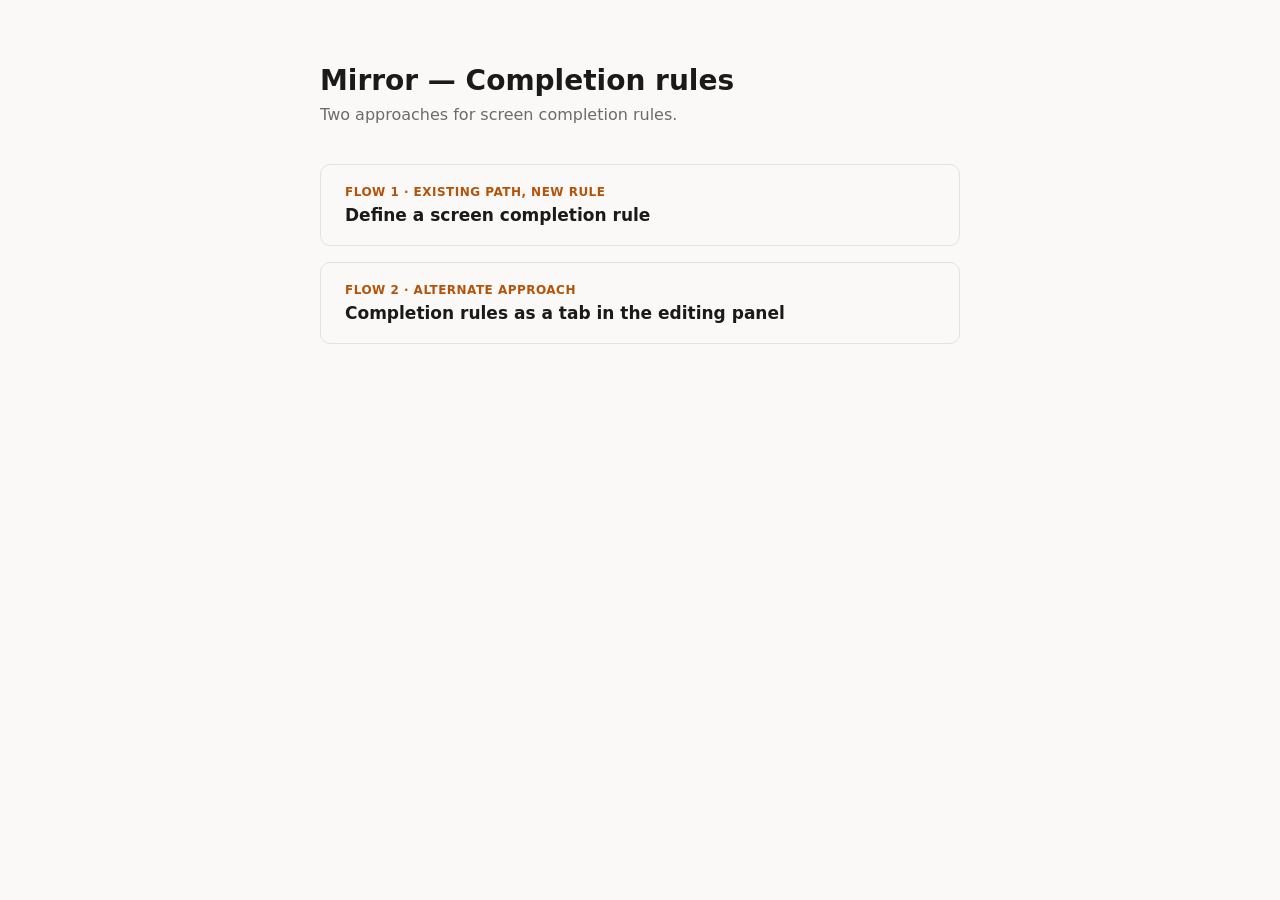
<file: index.html>
<!doctype html>
<html>
<head>
<meta charset="utf-8">
<meta name="viewport" content="width=device-width, initial-scale=1">
<title>Mirror — Completion rules</title>
<style>
  body { margin: 0; font-family: system-ui, -apple-system, sans-serif; background: #faf9f7; color: #1a1a1a; }
  .wrap { max-width: 640px; margin: 0 auto; padding: 64px 24px; }
  h1 { font-size: 28px; margin: 0 0 8px; }
  p.sub { color: #6b6b6b; margin: 0 0 40px; }
  a.card { display: block; padding: 20px 24px; margin-bottom: 16px; border: 1px solid #e5e2dd; border-radius: 10px; text-decoration: none; color: inherit; transition: border-color .15s ease; }
  a.card:hover { border-color: #b45309; }
  .label { font-size: 12px; font-weight: 600; letter-spacing: .04em; text-transform: uppercase; color: #b45309; margin-bottom: 6px; }
  .title { font-size: 17px; font-weight: 600; }
</style>
</head>
<body>
<div class="wrap">
  <h1>Mirror — Completion rules</h1>
  <p class="sub">Two approaches for screen completion rules.</p>
  <a class="card" href="Flow%201%20-%20Completion%20rule.dc.html">
    <div class="label">Flow 1 · Existing path, new rule</div>
    <div class="title">Define a screen completion rule</div>
  </a>
  <a class="card" href="Flow%202%20-%20Completion%20rules%20tab.dc.html">
    <div class="label">Flow 2 · Alternate approach</div>
    <div class="title">Completion rules as a tab in the editing panel</div>
  </a>
</div>
</body>
</html>
</file>
